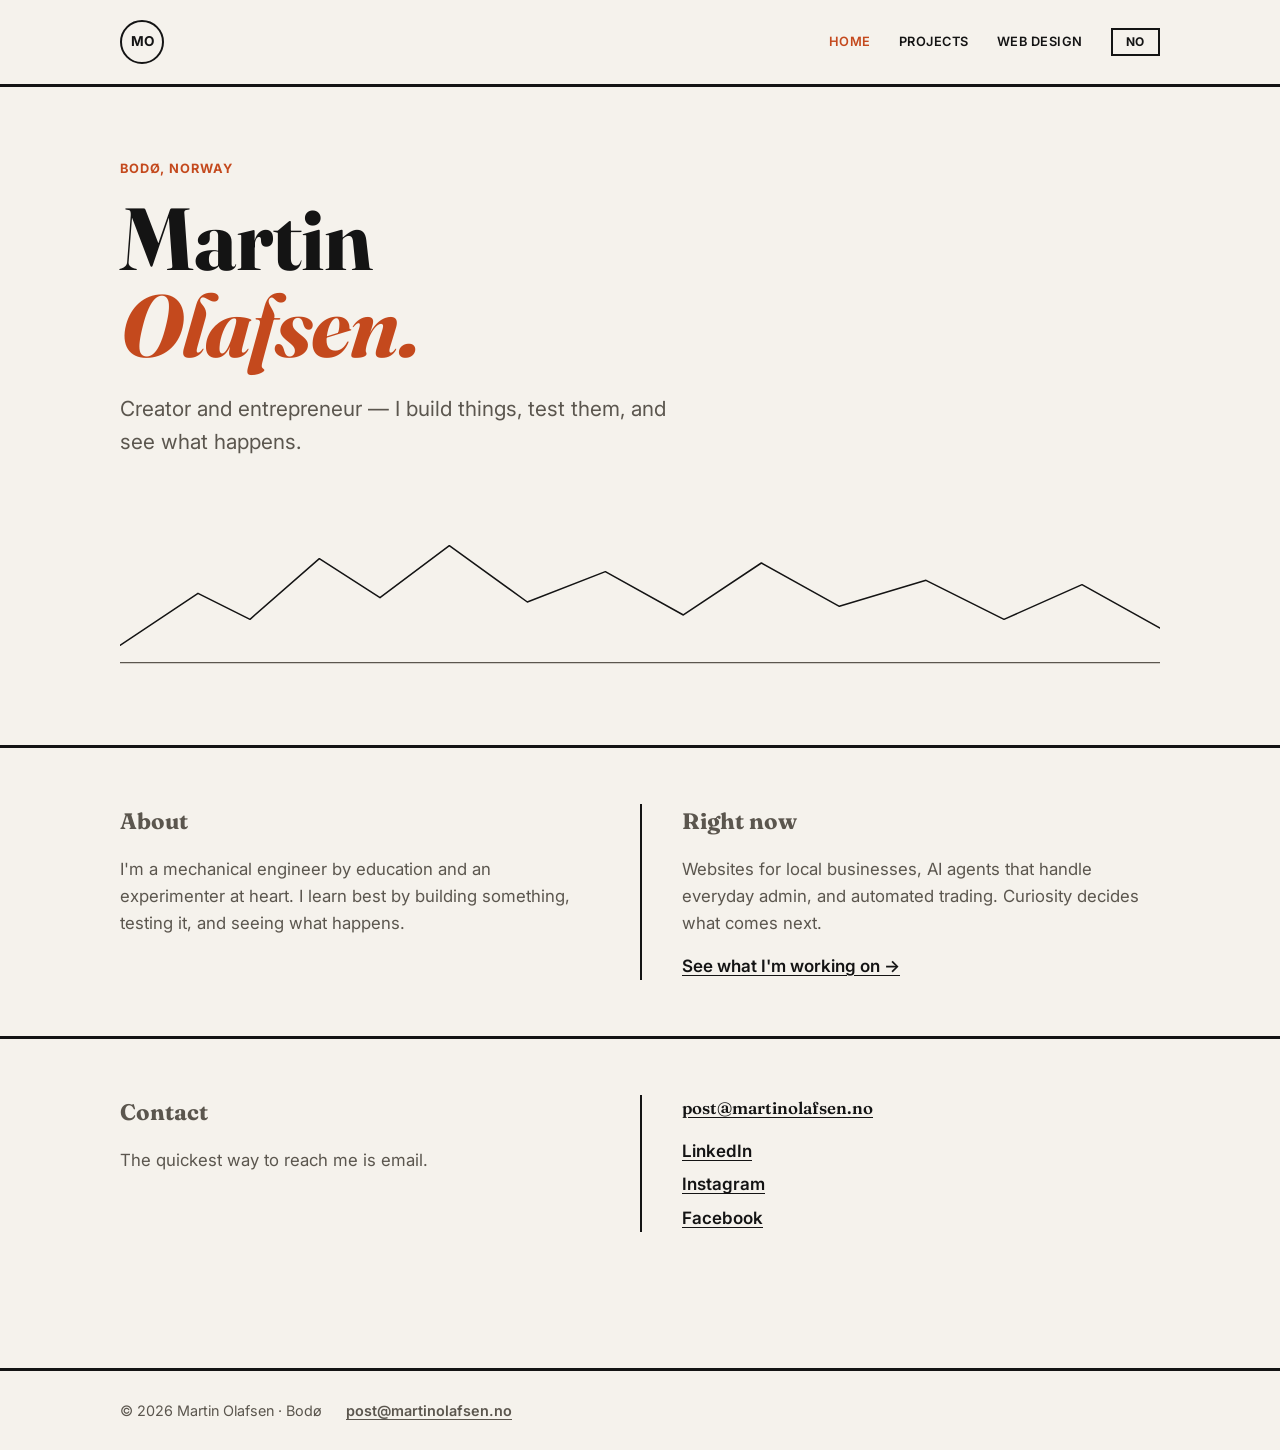
<file: index.html>
<!DOCTYPE html>
<html lang="en">
<head>
<meta charset="UTF-8">
<meta name="viewport" content="width=device-width, initial-scale=1">
<script>
  window.PAGE_TITLE_EN = "Martin Olafsen";
  window.PAGE_TITLE_NO = "Martin Olafsen";
</script>
<script src="js/lang.js"></script>
<meta name="description" content="Martin Olafsen — creator and entrepreneur in Bodø, Norway.">
<link rel="icon" href="favicon.svg" type="image/svg+xml">
<link rel="preconnect" href="https://fonts.googleapis.com">
<link rel="preconnect" href="https://fonts.gstatic.com" crossorigin>
<link href="https://fonts.googleapis.com/css2?family=Fraunces:opsz,wght@9..144,500;9..144,700;9..144,900&family=Inter:wght@400;500;600;700&display=swap" rel="stylesheet">
<link rel="stylesheet" href="css/style.css">
</head>
<body>

<header class="site-header">
  <div class="wrap">
    <a class="monogram" href="index.html" aria-label="Martin Olafsen — home">MO</a>
    <nav class="site-nav" aria-label="Main">
      <a href="index.html" aria-current="page"><span class="lang-en">Home</span><span class="lang-no">Hjem</span></a>
      <a href="projects.html"><span class="lang-en">Projects</span><span class="lang-no">Prosjekter</span></a>
      <a href="web-design.html"><span class="lang-en">Web design</span><span class="lang-no">Webdesign</span></a>
      <button type="button" class="lang-toggle" data-lang-toggle>NO</button>
    </nav>
  </div>
</header>

<main>

  <section class="hero">
    <div class="wrap">
      <p class="eyebrow">
        <span class="lang-en">Bodø, Norway</span>
        <span class="lang-no">Bodø, Norge</span>
      </p>
      <h1>Martin<br><em>Olafsen.</em></h1>
      <p class="tagline">
        <span class="lang-en">Creator and entrepreneur — I build things, test them, and see what happens.</span>
        <span class="lang-no">Skaper og gründer — jeg bygger ting, tester dem, og ser hva som skjer.</span>
      </p>

      <svg class="ridge" viewBox="0 0 1200 220" preserveAspectRatio="none" aria-hidden="true" focusable="false">
        <path class="horizon" d="M0,190 L1200,190"/>
        <path class="ridge-line" d="M0,170 L90,110 L150,140 L230,70 L300,115 L380,55 L470,120 L560,85 L650,135 L740,75 L830,125 L930,95 L1020,140 L1110,100 L1200,150"/>
      </svg>
    </div>
  </section>

  <section class="about">
    <div class="wrap split">
      <div>
        <p class="kicker">
          <span class="lang-en">About</span>
          <span class="lang-no">Om meg</span>
        </p>
        <p class="lang-en">I'm a mechanical engineer by education and an experimenter at heart. I learn best by building something, testing it, and seeing what happens.</p>
        <p class="lang-no">Jeg er utdannet maskiningeniør og eksperimentator av natur. Jeg lærer best ved å bygge noe, teste det og se hva som skjer.</p>
      </div>
      <div>
        <p class="kicker">
          <span class="lang-en">Right now</span>
          <span class="lang-no">Akkurat nå</span>
        </p>
        <p class="lang-en">Websites for local businesses, AI agents that handle everyday admin, and automated trading. Curiosity decides what comes next.</p>
        <p class="lang-no">Nettsider for lokale bedrifter, AI-agenter som tar seg av hverdagsadministrasjon, og automatisert trading. Nysgjerrigheten bestemmer hva som kommer etterpå.</p>
        <a class="text-link" href="projects.html">
          <span class="lang-en">See what I'm working on →</span>
          <span class="lang-no">Se hva jeg jobber med →</span>
        </a>
      </div>
    </div>
  </section>

  <section class="contact">
    <div class="wrap split">
      <div>
        <p class="kicker">
          <span class="lang-en">Contact</span>
          <span class="lang-no">Kontakt</span>
        </p>
        <p>
          <span class="lang-en">The quickest way to reach me is email.</span>
          <span class="lang-no">Enklest å nå meg på e-post.</span>
        </p>
      </div>
      <div>
        <p class="contact-email">
          <a href="mailto:post@martinolafsen.no">post@martinolafsen.no</a>
        </p>
        <ul class="contact-links">
          <li><a href="https://www.linkedin.com/in/martin-olafsen-a8b90b148" target="_blank" rel="noopener">LinkedIn</a></li>
          <li><a href="https://www.instagram.com/olafsen.martin/" target="_blank" rel="noopener">Instagram</a></li>
          <li><a href="https://www.facebook.com/profile.php?id=100001730959595" target="_blank" rel="noopener">Facebook</a></li>
        </ul>
      </div>
    </div>
  </section>

</main>

<footer class="site-footer">
  <div class="wrap">
    <span>© 2026 Martin Olafsen · Bodø</span>
    <a href="mailto:post@martinolafsen.no">post@martinolafsen.no</a>
  </div>
</footer>

<script src="js/ridge.js"></script>
</body>
</html>
</file>
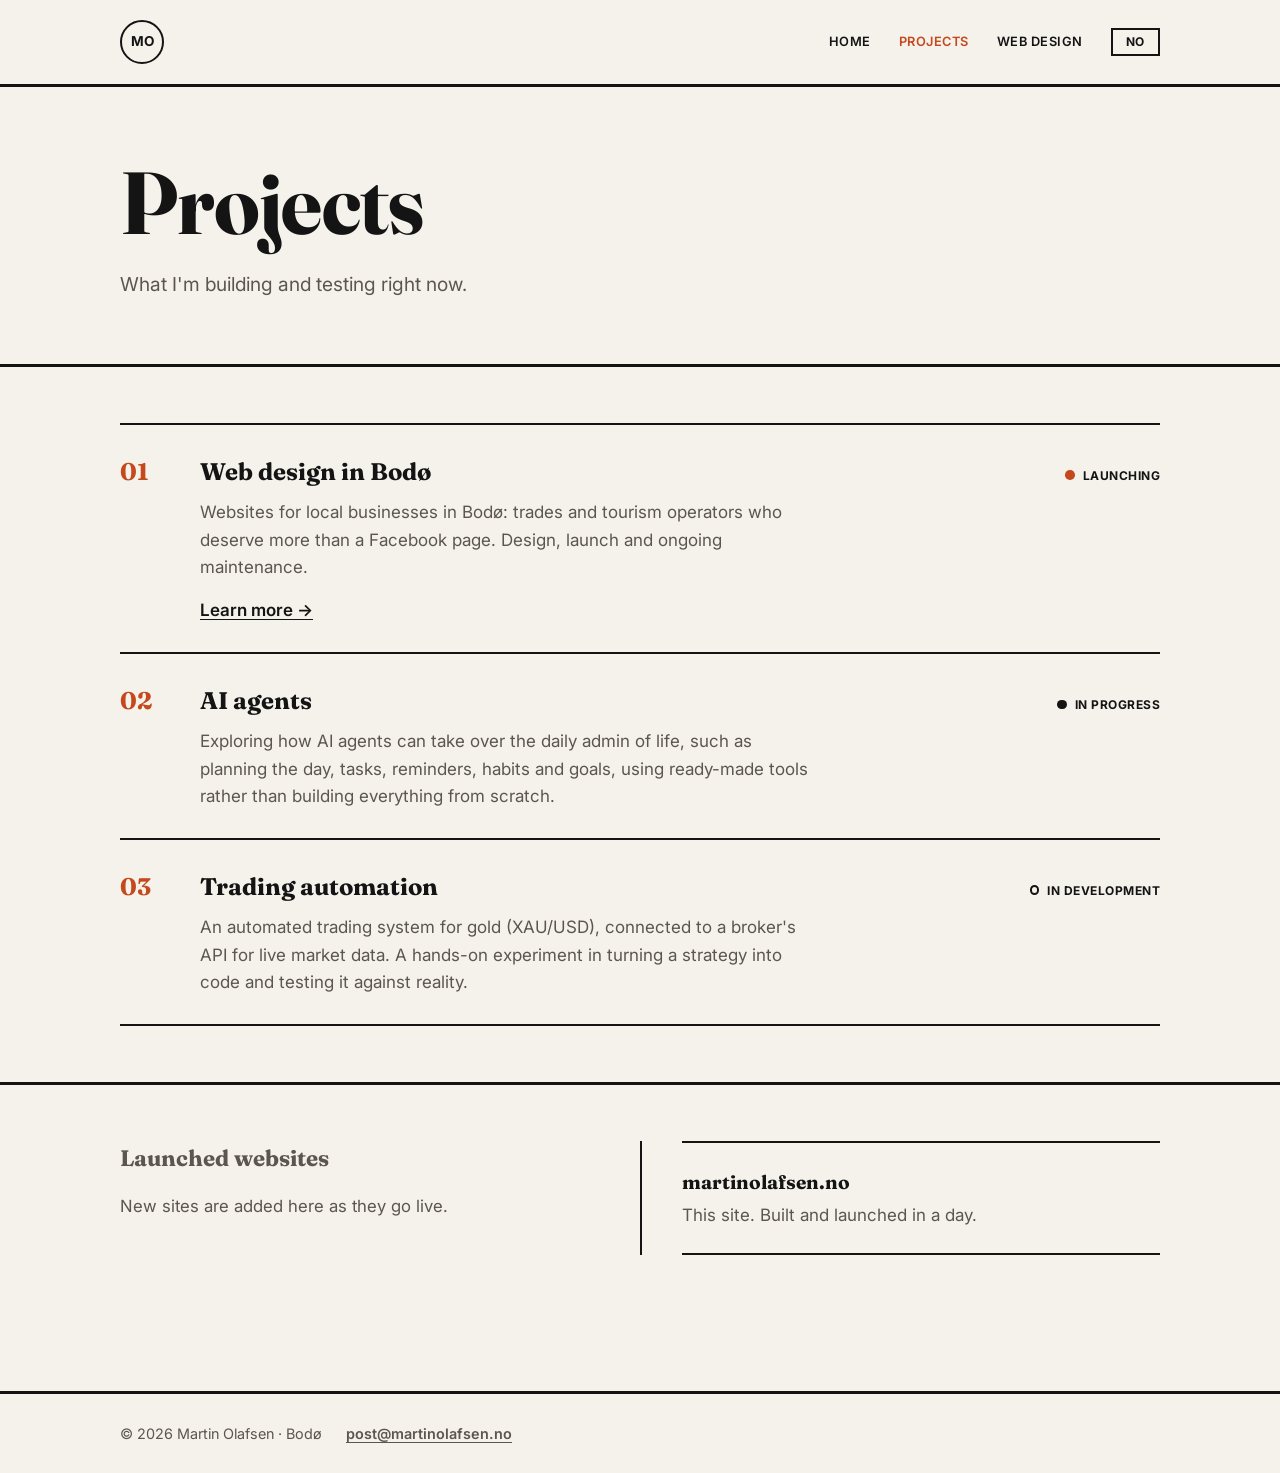
<file: projects.html>
<!DOCTYPE html>
<html lang="en">
<head>
<meta charset="UTF-8">
<meta name="viewport" content="width=device-width, initial-scale=1">
<script>
  window.PAGE_TITLE_EN = "Projects — Martin Olafsen";
  window.PAGE_TITLE_NO = "Prosjekter — Martin Olafsen";
</script>
<script src="js/lang.js"></script>
<meta name="description" content="Websites, AI agents and automated trading — what Martin Olafsen is building right now.">
<link rel="icon" href="favicon.svg" type="image/svg+xml">
<link rel="preconnect" href="https://fonts.googleapis.com">
<link rel="preconnect" href="https://fonts.gstatic.com" crossorigin>
<link href="https://fonts.googleapis.com/css2?family=Fraunces:opsz,wght@9..144,500;9..144,700;9..144,900&family=Inter:wght@400;500;600;700&display=swap" rel="stylesheet">
<link rel="stylesheet" href="css/style.css">
</head>
<body>

<header class="site-header">
  <div class="wrap">
    <a class="monogram" href="index.html" aria-label="Martin Olafsen — home">MO</a>
    <nav class="site-nav" aria-label="Main">
      <a href="index.html"><span class="lang-en">Home</span><span class="lang-no">Hjem</span></a>
      <a href="projects.html" aria-current="page"><span class="lang-en">Projects</span><span class="lang-no">Prosjekter</span></a>
      <a href="web-design.html"><span class="lang-en">Web design</span><span class="lang-no">Webdesign</span></a>
      <button type="button" class="lang-toggle" data-lang-toggle>NO</button>
    </nav>
  </div>
</header>

<main>

  <section class="hero">
    <div class="wrap">
      <h1><span class="lang-en">Projects</span><span class="lang-no">Prosjekter</span></h1>
      <p class="lede">
        <span class="lang-en">What I'm building and testing right now.</span>
        <span class="lang-no">Det jeg bygger og tester akkurat nå.</span>
      </p>
    </div>
  </section>

  <section class="projects">
    <div class="wrap">
      <div class="row-list">

        <div class="row">
          <span class="idx">01</span>
          <div>
            <h3><span class="lang-en">Web design in Bodø</span><span class="lang-no">Webdesign i Bodø</span></h3>
            <p class="lang-en">Websites for local businesses in Bodø: trades and tourism operators who deserve more than a Facebook page. Design, launch and ongoing maintenance.</p>
            <p class="lang-no">Nettsider for lokale bedrifter i Bodø, for håndverkere og reiselivsaktører som fortjener mer enn en Facebook-side. Design, lansering og løpende vedlikehold.</p>
            <a class="text-link" href="web-design.html">
              <span class="lang-en">Learn more →</span>
              <span class="lang-no">Les mer →</span>
            </a>
          </div>
          <span class="status">
            <span class="status-dot"></span>
            <span class="lang-en">Launching</span>
            <span class="lang-no">Under oppstart</span>
          </span>
        </div>

        <div class="row">
          <span class="idx">02</span>
          <div>
            <h3><span class="lang-en">AI agents</span><span class="lang-no">AI-agenter</span></h3>
            <p class="lang-en">Exploring how AI agents can take over the daily admin of life, such as planning the day, tasks, reminders, habits and goals, using ready-made tools rather than building everything from scratch.</p>
            <p class="lang-no">Utforsker hvordan AI-agenter kan ta over hverdagens administrasjon, som planlegging av dagen, oppgaver, påminnelser, vaner og mål, med ferdige verktøy i stedet for å bygge alt fra bunnen.</p>
          </div>
          <span class="status">
            <span class="status-dot filled-ink"></span>
            <span class="lang-en">In progress</span>
            <span class="lang-no">Pågår</span>
          </span>
        </div>

        <div class="row">
          <span class="idx">03</span>
          <div>
            <h3><span class="lang-en">Trading automation</span><span class="lang-no">Tradingautomasjon</span></h3>
            <p class="lang-en">An automated trading system for gold (XAU/USD), connected to a broker's API for live market data. A hands-on experiment in turning a strategy into code and testing it against reality.</p>
            <p class="lang-no">Et automatisert handelssystem for gull (XAU/USD), koblet til en meglers API for markedsdata i sanntid. Et praktisk eksperiment i å gjøre en strategi om til kode og teste den mot virkeligheten.</p>
          </div>
          <span class="status">
            <span class="status-dot outline"></span>
            <span class="lang-en">In development</span>
            <span class="lang-no">Under utvikling</span>
          </span>
        </div>

      </div>
    </div>
  </section>

  <section class="launched">
    <div class="wrap split">
      <div>
        <p class="kicker">
          <span class="lang-en">Launched websites</span>
          <span class="lang-no">Lanserte nettsider</span>
        </p>
        <p class="note lang-en">New sites are added here as they go live.</p>
        <p class="note lang-no">Nye nettsider legges til her etter hvert som de lanseres.</p>
      </div>
      <div>
        <ul class="launched-list">
          <li>
            <span class="site-name">martinolafsen.no</span>
            <span class="site-desc lang-en">This site. Built and launched in a day.</span>
            <span class="site-desc lang-no">Denne siden. Bygget og lansert på én dag.</span>
          </li>
        </ul>
      </div>
    </div>
  </section>

</main>

<footer class="site-footer">
  <div class="wrap">
    <span>© 2026 Martin Olafsen · Bodø</span>
    <a href="mailto:post@martinolafsen.no">post@martinolafsen.no</a>
  </div>
</footer>

</body>
</html>
</file>
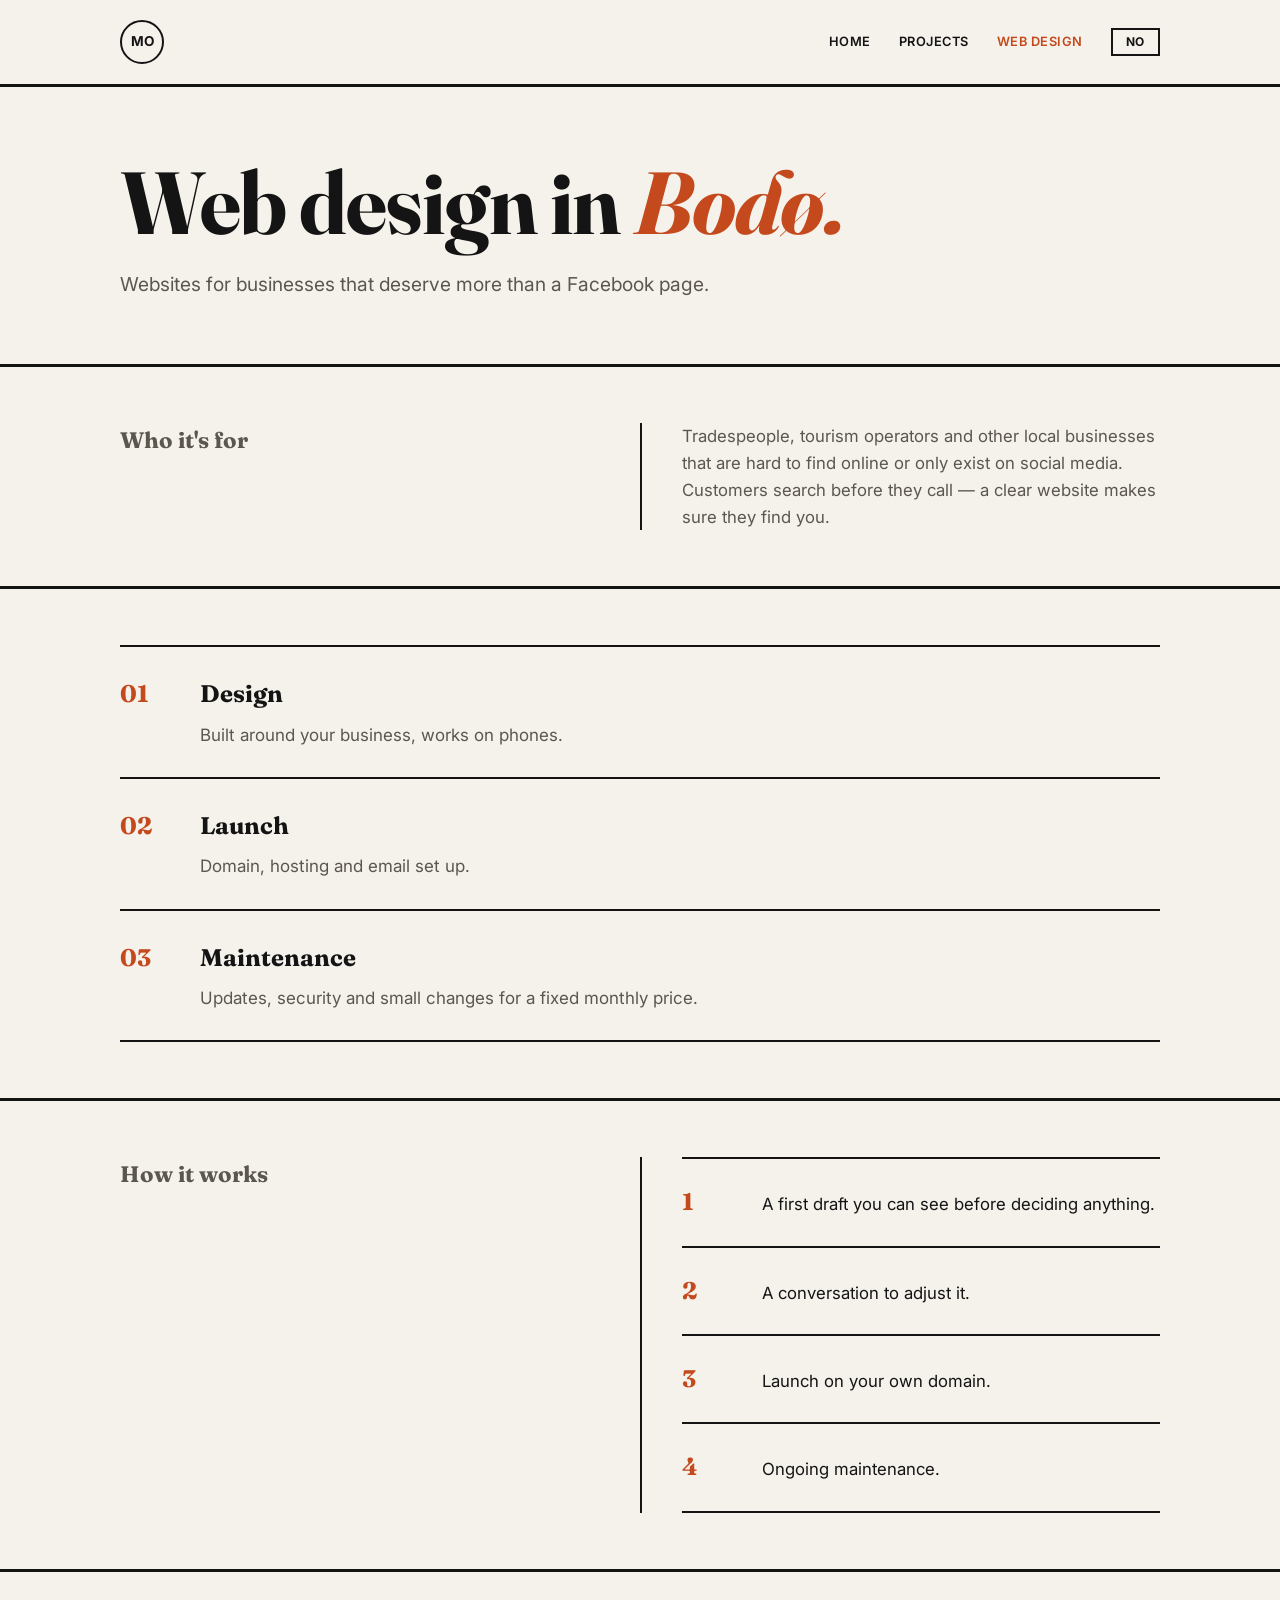
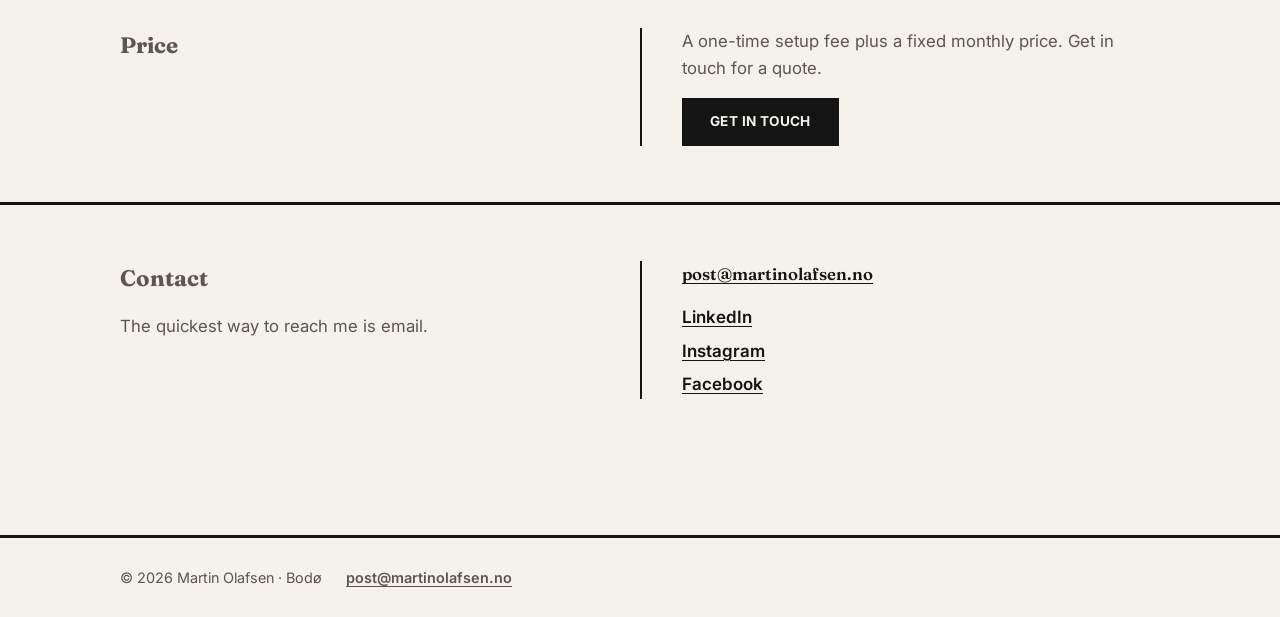
<file: web-design.html>
<!DOCTYPE html>
<html lang="en">
<head>
<meta charset="UTF-8">
<meta name="viewport" content="width=device-width, initial-scale=1">
<script>
  window.PAGE_TITLE_EN = "Web design in Bodø — Martin Olafsen";
  window.PAGE_TITLE_NO = "Webdesign i Bodø — Martin Olafsen";
</script>
<script src="js/lang.js"></script>
<meta name="description" content="Websites for local businesses in Bodø: design, launch and ongoing maintenance.">
<link rel="icon" href="favicon.svg" type="image/svg+xml">
<link rel="preconnect" href="https://fonts.googleapis.com">
<link rel="preconnect" href="https://fonts.gstatic.com" crossorigin>
<link href="https://fonts.googleapis.com/css2?family=Fraunces:opsz,wght@9..144,500;9..144,700;9..144,900&family=Inter:wght@400;500;600;700&display=swap" rel="stylesheet">
<link rel="stylesheet" href="css/style.css">
</head>
<body>

<header class="site-header">
  <div class="wrap">
    <a class="monogram" href="index.html" aria-label="Martin Olafsen — home">MO</a>
    <nav class="site-nav" aria-label="Main">
      <a href="index.html"><span class="lang-en">Home</span><span class="lang-no">Hjem</span></a>
      <a href="projects.html"><span class="lang-en">Projects</span><span class="lang-no">Prosjekter</span></a>
      <a href="web-design.html" aria-current="page"><span class="lang-en">Web design</span><span class="lang-no">Webdesign</span></a>
      <button type="button" class="lang-toggle" data-lang-toggle>NO</button>
    </nav>
  </div>
</header>

<main>

  <section class="hero">
    <div class="wrap">
      <h1><span class="lang-en">Web design in <em>Bodø.</em></span><span class="lang-no">Webdesign i <em>Bodø.</em></span></h1>
      <p class="lede">
        <span class="lang-en">Websites for businesses that deserve more than a Facebook page.</span>
        <span class="lang-no">Nettsider for bedrifter som fortjener mer enn en Facebook-side.</span>
      </p>
    </div>
  </section>

  <section class="who">
    <div class="wrap split">
      <div>
        <p class="kicker">
          <span class="lang-en">Who it's for</span>
          <span class="lang-no">For hvem</span>
        </p>
      </div>
      <div>
        <p class="lang-en">Tradespeople, tourism operators and other local businesses that are hard to find online or only exist on social media. Customers search before they call — a clear website makes sure they find you.</p>
        <p class="lang-no">Håndverkere, reiselivsaktører og andre lokale bedrifter som er vanskelige å finne på nett, eller som bare finnes på sosiale medier. Kundene søker før de ringer — en tydelig nettside sørger for at de finner deg.</p>
      </div>
    </div>
  </section>

  <section class="offer">
    <div class="wrap">
      <div class="row-list">
        <div class="row">
          <span class="idx">01</span>
          <div>
            <h3><span class="lang-en">Design</span><span class="lang-no">Design</span></h3>
            <p class="lang-en">Built around your business, works on phones.</p>
            <p class="lang-no">Bygget rundt din bedrift, fungerer på mobil.</p>
          </div>
        </div>
        <div class="row">
          <span class="idx">02</span>
          <div>
            <h3><span class="lang-en">Launch</span><span class="lang-no">Lansering</span></h3>
            <p class="lang-en">Domain, hosting and email set up.</p>
            <p class="lang-no">Domene, hosting og e-post satt opp.</p>
          </div>
        </div>
        <div class="row">
          <span class="idx">03</span>
          <div>
            <h3><span class="lang-en">Maintenance</span><span class="lang-no">Vedlikehold</span></h3>
            <p class="lang-en">Updates, security and small changes for a fixed monthly price.</p>
            <p class="lang-no">Oppdateringer, sikkerhet og mindre endringer til en fast månedspris.</p>
          </div>
        </div>
      </div>
    </div>
  </section>

  <section class="how">
    <div class="wrap split">
      <div>
        <p class="kicker">
          <span class="lang-en">How it works</span>
          <span class="lang-no">Slik fungerer det</span>
        </p>
      </div>
      <div>
        <ol class="steps-list">
          <li>
            <span class="lang-en">A first draft you can see before deciding anything.</span>
            <span class="lang-no">Et første utkast du kan se før du bestemmer deg for noe.</span>
          </li>
          <li>
            <span class="lang-en">A conversation to adjust it.</span>
            <span class="lang-no">En samtale for å justere det.</span>
          </li>
          <li>
            <span class="lang-en">Launch on your own domain.</span>
            <span class="lang-no">Lansering på ditt eget domene.</span>
          </li>
          <li>
            <span class="lang-en">Ongoing maintenance.</span>
            <span class="lang-no">Løpende vedlikehold.</span>
          </li>
        </ol>
      </div>
    </div>
  </section>

  <section class="price">
    <div class="wrap split">
      <div>
        <p class="kicker">
          <span class="lang-en">Price</span>
          <span class="lang-no">Pris</span>
        </p>
      </div>
      <div>
        <p class="price-value lang-en">A one-time setup fee plus a fixed monthly price. Get in touch for a quote.</p>
        <p class="price-value lang-no">En engangskostnad ved oppstart, pluss en fast månedspris. Ta kontakt for et tilbud.</p>
        <a class="cta" href="mailto:post@martinolafsen.no">
          <span class="lang-en">Get in touch</span>
          <span class="lang-no">Ta kontakt</span>
        </a>
      </div>
    </div>
  </section>

  <section class="contact">
    <div class="wrap split">
      <div>
        <p class="kicker">
          <span class="lang-en">Contact</span>
          <span class="lang-no">Kontakt</span>
        </p>
        <p>
          <span class="lang-en">The quickest way to reach me is email.</span>
          <span class="lang-no">Enklest å nå meg på e-post.</span>
        </p>
      </div>
      <div>
        <p class="contact-email">
          <a href="mailto:post@martinolafsen.no">post@martinolafsen.no</a>
        </p>
        <ul class="contact-links">
          <li><a href="https://www.linkedin.com/in/martin-olafsen-a8b90b148" target="_blank" rel="noopener">LinkedIn</a></li>
          <li><a href="https://www.instagram.com/olafsen.martin/" target="_blank" rel="noopener">Instagram</a></li>
          <li><a href="https://www.facebook.com/profile.php?id=100001730959595" target="_blank" rel="noopener">Facebook</a></li>
        </ul>
      </div>
    </div>
  </section>

</main>

<footer class="site-footer">
  <div class="wrap">
    <span>© 2026 Martin Olafsen · Bodø</span>
    <a href="mailto:post@martinolafsen.no">post@martinolafsen.no</a>
  </div>
</footer>

</body>
</html>
</file>
<file: css/style.css>
/* Martin Olafsen — martinolafsen.no
   Bold editorial style: serif display type, thick rules, warm paper tones. */

:root {
  --bg: #F5F2EC;
  --ink: #141414;
  --accent: #C4491D;
  --muted: #5B564E;
  --rule-w: 3px;

  --font-display: "Fraunces", Georgia, "Times New Roman", serif;
  --font-body: "Inter", -apple-system, BlinkMacSystemFont, "Segoe UI", Roboto, Helvetica, Arial, sans-serif;

  --max-width: 68rem;
  --gutter: 1.5rem;
  --idx-col: 3.5rem;
}

@media (prefers-color-scheme: dark) {
  :root {
    --bg: #16130F;
    --ink: #F5F1E8;
    --accent: #E2793F;
    --muted: #B8AE9E;
  }
}

* {
  box-sizing: border-box;
}

html {
  color-scheme: light dark;
}

body {
  margin: 0;
  background: var(--bg);
  color: var(--ink);
  font-family: var(--font-body);
  font-size: 1.0625rem;
  line-height: 1.6;
  -webkit-font-smoothing: antialiased;
  text-rendering: optimizeLegibility;
}

/* Language visibility — toggled purely by html[lang] to avoid flash */
html:not([lang="no"]) .lang-no { display: none; }
html[lang="no"] .lang-en { display: none; }

a {
  color: var(--ink);
  text-decoration-thickness: 1px;
  text-underline-offset: 0.2em;
}

a:hover {
  color: var(--accent);
}

a:focus-visible,
button:focus-visible {
  outline: 3px solid var(--accent);
  outline-offset: 3px;
}

.wrap {
  max-width: var(--max-width);
  margin: 0 auto;
  padding: 0 var(--gutter);
}

/* Header */

.site-header {
  border-bottom: var(--rule-w) solid var(--ink);
}

.site-header .wrap {
  display: flex;
  align-items: center;
  justify-content: space-between;
  gap: 1.5rem;
  padding-top: 1.25rem;
  padding-bottom: 1.25rem;
}

.monogram {
  display: flex;
  align-items: center;
  justify-content: center;
  width: 2.75rem;
  height: 2.75rem;
  border: 2px solid var(--ink);
  border-radius: 50%;
  color: var(--ink);
  font-family: var(--font-body);
  font-weight: 700;
  font-size: 0.85rem;
  text-decoration: none;
  flex: none;
}

.monogram:hover {
  border-color: var(--accent);
  color: var(--accent);
}

.site-nav {
  display: flex;
  align-items: center;
  gap: 1.75rem;
  flex-wrap: wrap;
}

.site-nav a {
  color: var(--ink);
  text-decoration: none;
  font-size: 0.8rem;
  font-weight: 600;
  text-transform: uppercase;
  letter-spacing: 0.04em;
}

.site-nav a:hover,
.site-nav a[aria-current="page"] {
  color: var(--accent);
}

.lang-toggle {
  font-family: var(--font-body);
  font-weight: 700;
  font-size: 0.75rem;
  color: var(--ink);
  background: transparent;
  border: 2px solid var(--ink);
  padding: 0.35rem 0.85rem;
  cursor: pointer;
  line-height: 1;
}

.lang-toggle:hover {
  color: var(--bg);
  background: var(--ink);
}

/* Main sections */

main {
  padding-bottom: 5rem;
}

section {
  padding: 3.5rem 0;
  border-bottom: var(--rule-w) solid var(--ink);
}

section:last-child {
  border-bottom: none;
}

.hero {
  padding-top: 4.5rem;
  padding-bottom: 3.5rem;
  border-bottom: var(--rule-w) solid var(--ink);
}

.eyebrow {
  font-family: var(--font-body);
  font-weight: 700;
  text-transform: uppercase;
  letter-spacing: 0.08em;
  font-size: 0.8rem;
  color: var(--accent);
  margin: 0 0 1rem;
}

h1 {
  font-family: var(--font-display);
  font-weight: 700;
  font-size: clamp(3rem, 8vw, 5.5rem);
  line-height: 0.98;
  margin: 0 0 1.5rem;
  letter-spacing: -0.01em;
}

h1 em {
  font-style: italic;
  color: var(--accent);
}

.tagline {
  font-size: 1.3rem;
  color: var(--muted);
  margin: 0;
  max-width: 36rem;
}

.ridge {
  display: block;
  width: 100%;
  height: auto;
  margin-top: 2.5rem;
}

.ridge path {
  fill: none;
  stroke: var(--ink);
  stroke-width: 1.75;
  stroke-linecap: round;
  stroke-linejoin: round;
}

.ridge .horizon {
  stroke: var(--muted);
  stroke-width: 1.5;
}

.lede {
  font-size: 1.2rem;
  color: var(--muted);
  max-width: 40rem;
  margin: 0 0 0.5rem;
}

.split {
  display: grid;
  grid-template-columns: 1fr 1fr;
  gap: 0;
}

.split > div {
  padding: 0 2.5rem 0 0;
}

.split > div + div {
  padding: 0 0 0 2.5rem;
  border-left: 2px solid var(--ink);
}

.split .kicker {
  font-family: var(--font-display);
  font-weight: 700;
  font-size: 1.4rem;
  margin: 0 0 1rem;
}

.split > div > * + * {
  margin-top: 1rem;
}

.split p {
  color: var(--muted);
  margin: 0;
  font-size: 1.05rem;
}

@media (max-width: 42rem) {
  .split {
    grid-template-columns: 1fr;
    gap: 2rem;
  }

  .split > div,
  .split > div + div {
    padding: 0;
    border-left: none;
  }
}

.text-link {
  display: inline-block;
  margin-top: 1rem;
  font-weight: 600;
}

/* Contact */

.contact-email {
  font-family: var(--font-display);
  font-size: 1.75rem;
  font-weight: 600;
  word-break: break-word;
  margin: 0.75rem 0 1rem;
}

.contact-links {
  list-style: none;
  margin: 0;
  padding: 0;
  display: flex;
  flex-direction: column;
  gap: 0.4rem;
}

.contact-links a,
.contact-email a {
  font-weight: 600;
}

/* Rows: projects + offer items, shared pattern */

.row-list {
  border-top: 2px solid var(--ink);
}

.row {
  display: grid;
  grid-template-columns: var(--idx-col) 1fr auto;
  align-items: baseline;
  gap: 1.5rem;
  padding: 1.75rem 0;
  border-bottom: 2px solid var(--ink);
}

@media (max-width: 42rem) {
  .row {
    grid-template-columns: var(--idx-col) 1fr;
  }

  .row .status {
    grid-column: 2;
  }
}

.row .idx {
  font-family: var(--font-display);
  font-weight: 700;
  font-size: 1.5rem;
  color: var(--accent);
}

.row h3 {
  margin: 0 0 0.4rem;
  font-family: var(--font-display);
  font-size: 1.5rem;
  font-weight: 700;
}

.row p {
  max-width: 38rem;
  margin: 0.5rem 0 0;
  color: var(--muted);
}

.status {
  display: inline-flex;
  align-items: center;
  gap: 0.5rem;
  font-size: 0.75rem;
  font-weight: 700;
  text-transform: uppercase;
  letter-spacing: 0.04em;
  white-space: nowrap;
  color: var(--ink);
}

.status-dot {
  width: 0.6rem;
  height: 0.6rem;
  border-radius: 50%;
  background: var(--accent);
  flex: none;
}

.status-dot.filled-ink {
  background: var(--ink);
}

.status-dot.outline {
  background: transparent;
  border: 2px solid var(--ink);
}

/* Launched sites */

.launched-list {
  list-style: none;
  margin: 0;
  padding: 0;
  border-top: 2px solid var(--ink);
}

.launched-list li {
  padding: 1.5rem 0;
  border-bottom: 2px solid var(--ink);
}

.launched-list .site-name {
  font-family: var(--font-display);
  font-weight: 700;
  font-size: 1.2rem;
}

.launched-list .site-desc {
  color: var(--muted);
  display: block;
  margin-top: 0.25rem;
}

.note {
  color: var(--muted);
  font-size: 0.95rem;
  margin-top: 1.25rem;
}

/* Web design: steps */

.steps-list {
  list-style: none;
  margin: 0;
  padding: 0;
  border-top: 2px solid var(--ink);
  counter-reset: step;
}

.steps-list li {
  display: grid;
  grid-template-columns: var(--idx-col) 1fr;
  gap: 1.5rem;
  align-items: baseline;
  padding: 1.5rem 0;
  border-bottom: 2px solid var(--ink);
}

.steps-list li::before {
  counter-increment: step;
  content: counter(step);
  font-family: var(--font-display);
  font-weight: 700;
  font-size: 1.5rem;
  color: var(--accent);
}

.steps-list li span {
  font-size: 1.05rem;
}

.price-value {
  font-size: 1.2rem;
  color: var(--muted);
}

.cta {
  display: inline-block;
  margin-top: 1.25rem;
  padding: 0.85rem 1.75rem;
  background: var(--ink);
  color: var(--bg);
  text-decoration: none;
  font-weight: 700;
  text-transform: uppercase;
  font-size: 0.85rem;
  letter-spacing: 0.03em;
}

.cta:hover {
  background: var(--accent);
  color: var(--bg);
}

/* Footer */

.site-footer {
  border-top: var(--rule-w) solid var(--ink);
}

.site-footer .wrap {
  padding-top: 1.75rem;
  padding-bottom: 1.75rem;
  display: flex;
  flex-wrap: wrap;
  gap: 0.5rem 1.5rem;
  color: var(--muted);
  font-size: 0.9rem;
}

.site-footer a {
  color: var(--muted);
  font-weight: 600;
}

.site-footer a:hover {
  color: var(--accent);
}

/* Reduced motion */

@media (prefers-reduced-motion: reduce) {
  .ridge path {
    transition: none !important;
  }
}
</file>
